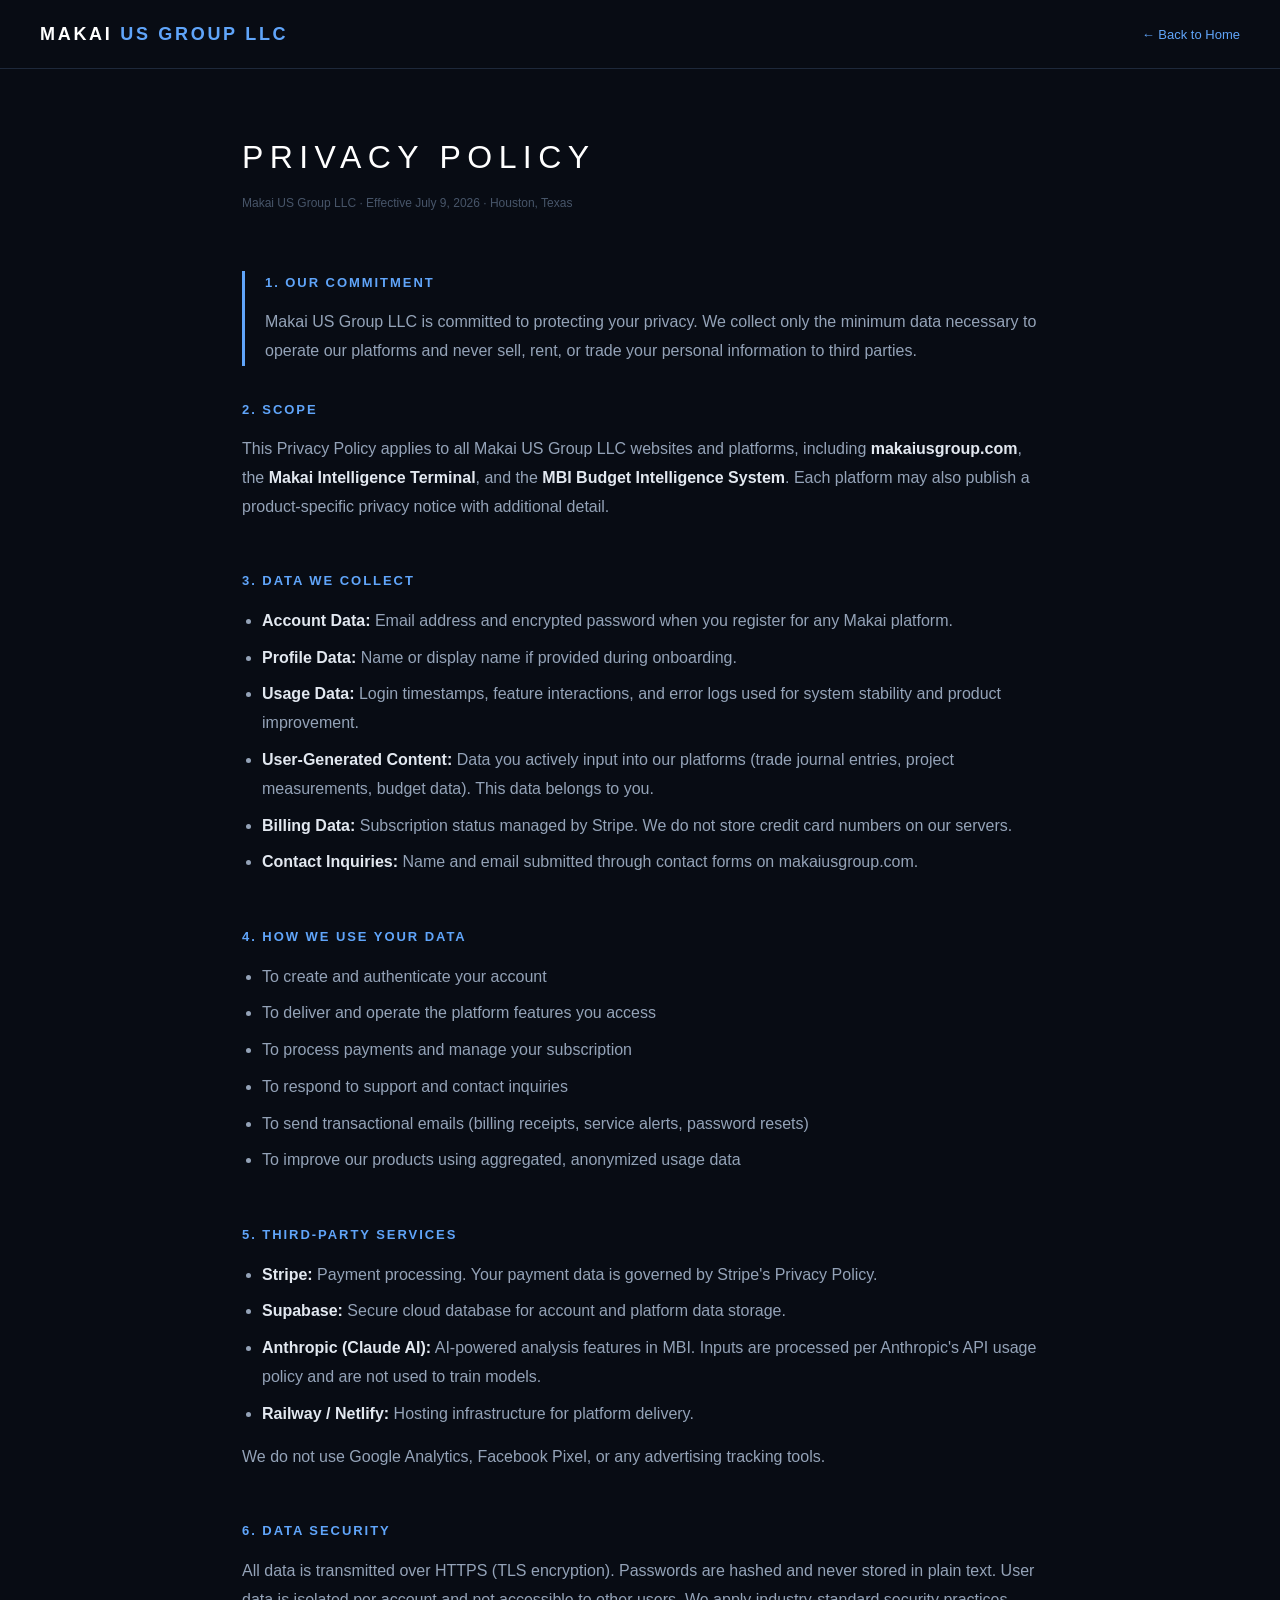
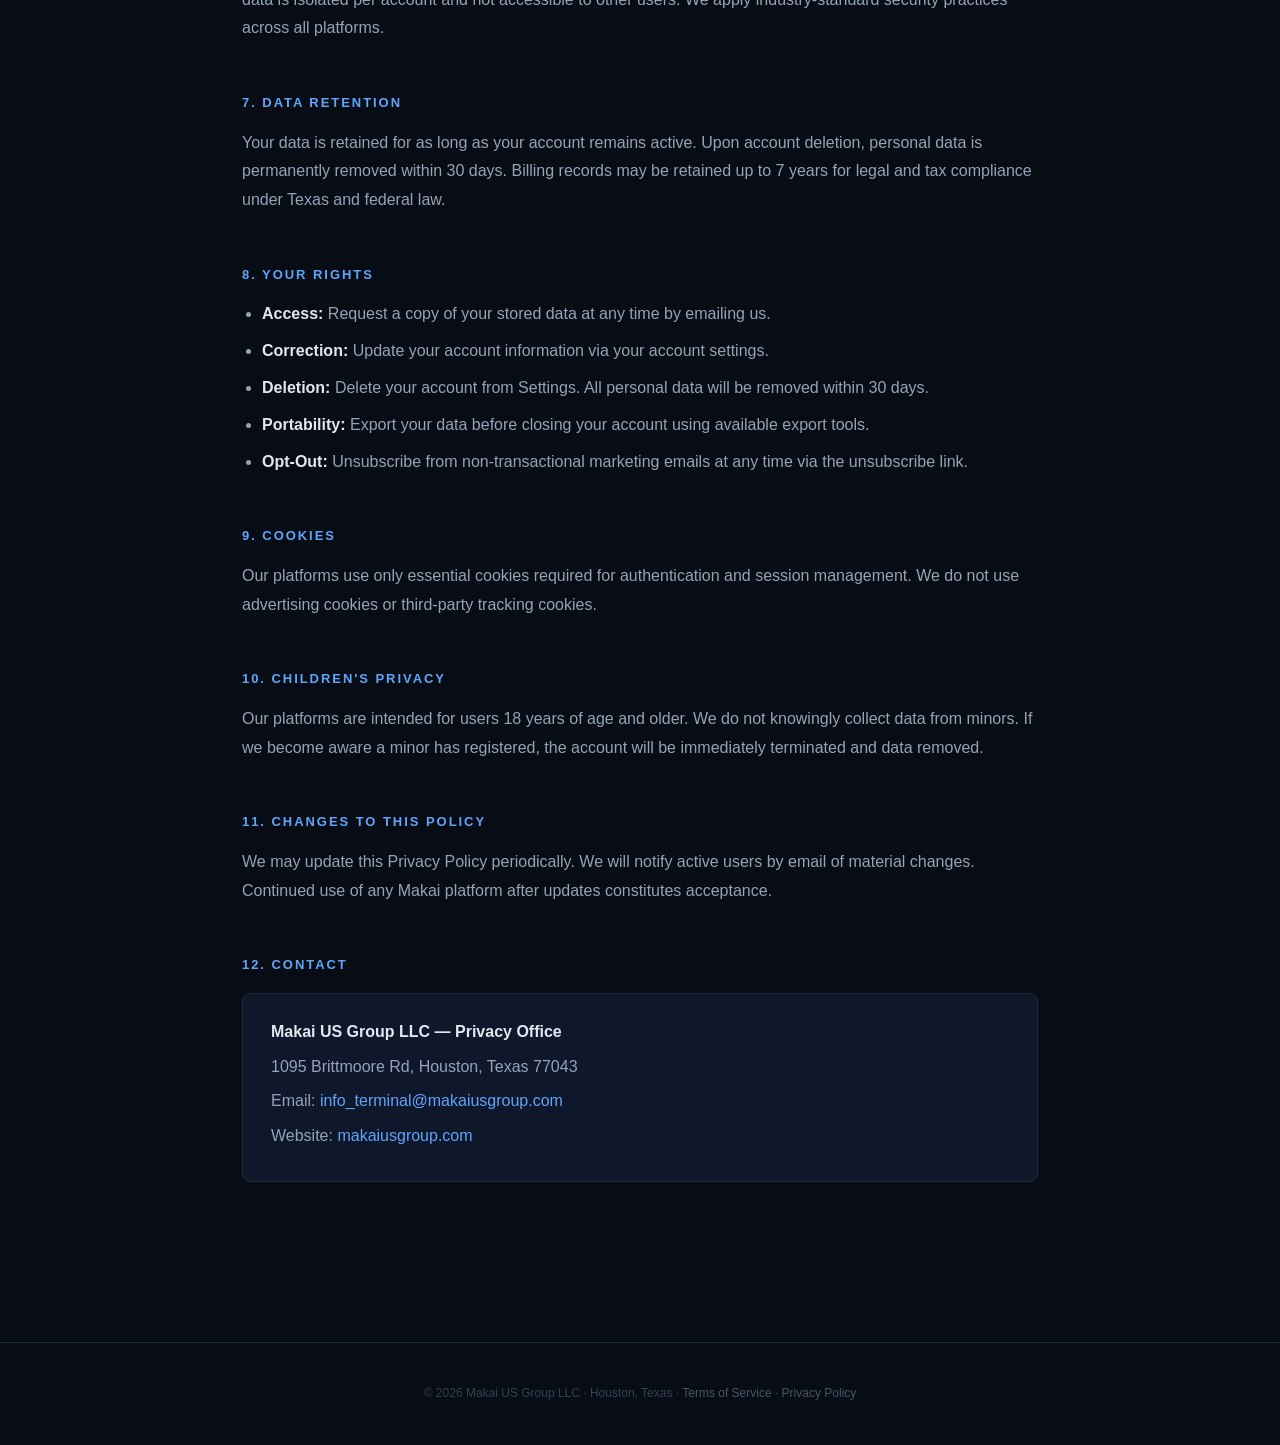
<file: privacy.html>
<!DOCTYPE html>
<html lang="en">
<head>
<meta charset="UTF-8"/>
<meta name="viewport" content="width=device-width, initial-scale=1.0"/>
<title>Privacy Policy — Makai US Group LLC</title>
<style>
  *{margin:0;padding:0;box-sizing:border-box}
  body{font-family:'Segoe UI',sans-serif;background:#080c14;color:#94a3b8;line-height:1.8;padding:0}
  a{color:#60a5fa;text-decoration:none} a:hover{text-decoration:underline}
  .nav{background:#080c14;border-bottom:1px solid #1e293b;padding:18px 40px;display:flex;align-items:center;justify-content:space-between}
  .nav-logo{font-size:18px;font-weight:800;color:#fff;letter-spacing:.15em}
  .nav-logo span{color:#60a5fa}
  .nav-back{font-size:13px;color:#60a5fa}
  .container{max-width:860px;margin:0 auto;padding:60px 32px 100px}
  h1{font-size:32px;font-weight:300;letter-spacing:.2em;color:#fff;text-transform:uppercase;margin-bottom:6px}
  .meta{font-size:12px;color:#475569;margin-bottom:56px}
  h2{font-size:13px;font-weight:800;letter-spacing:.15em;text-transform:uppercase;color:#60a5fa;margin-bottom:14px;margin-top:48px}
  h2:first-of-type{margin-top:0}
  p{margin-bottom:14px}
  ul{list-style:disc;padding-left:20px;margin-bottom:14px}
  li{margin-bottom:8px}
  strong{color:#e2e8f0}
  .highlight{border-left:3px solid #60a5fa;padding-left:20px;margin-bottom:32px}
  .contact-box{background:#0f172a;border:1px solid #1e293b;border-radius:8px;padding:24px 28px;margin-top:16px}
  .contact-box p{margin-bottom:6px}
  .footer{text-align:center;font-size:12px;color:#334155;padding:40px 0;border-top:1px solid #1e293b;margin-top:60px}
  .footer a{color:#475569}
</style>
</head>
<body>

<nav class="nav">
  <div class="nav-logo">MAKAI <span>US GROUP LLC</span></div>
  <a class="nav-back" href="index.html">← Back to Home</a>
</nav>

<div class="container">

  <h1>Privacy Policy</h1>
  <div class="meta">Makai US Group LLC · Effective July 9, 2026 · Houston, Texas</div>

  <div class="highlight">
    <h2>1. Our Commitment</h2>
    <p>Makai US Group LLC is committed to protecting your privacy. We collect only the minimum data necessary to operate our platforms and never sell, rent, or trade your personal information to third parties.</p>
  </div>

  <h2>2. Scope</h2>
  <p>This Privacy Policy applies to all Makai US Group LLC websites and platforms, including <strong>makaiusgroup.com</strong>, the <strong>Makai Intelligence Terminal</strong>, and the <strong>MBI Budget Intelligence System</strong>. Each platform may also publish a product-specific privacy notice with additional detail.</p>

  <h2>3. Data We Collect</h2>
  <ul>
    <li><strong>Account Data:</strong> Email address and encrypted password when you register for any Makai platform.</li>
    <li><strong>Profile Data:</strong> Name or display name if provided during onboarding.</li>
    <li><strong>Usage Data:</strong> Login timestamps, feature interactions, and error logs used for system stability and product improvement.</li>
    <li><strong>User-Generated Content:</strong> Data you actively input into our platforms (trade journal entries, project measurements, budget data). This data belongs to you.</li>
    <li><strong>Billing Data:</strong> Subscription status managed by Stripe. We do not store credit card numbers on our servers.</li>
    <li><strong>Contact Inquiries:</strong> Name and email submitted through contact forms on makaiusgroup.com.</li>
  </ul>

  <h2>4. How We Use Your Data</h2>
  <ul>
    <li>To create and authenticate your account</li>
    <li>To deliver and operate the platform features you access</li>
    <li>To process payments and manage your subscription</li>
    <li>To respond to support and contact inquiries</li>
    <li>To send transactional emails (billing receipts, service alerts, password resets)</li>
    <li>To improve our products using aggregated, anonymized usage data</li>
  </ul>

  <h2>5. Third-Party Services</h2>
  <ul>
    <li><strong>Stripe:</strong> Payment processing. Your payment data is governed by Stripe's Privacy Policy.</li>
    <li><strong>Supabase:</strong> Secure cloud database for account and platform data storage.</li>
    <li><strong>Anthropic (Claude AI):</strong> AI-powered analysis features in MBI. Inputs are processed per Anthropic's API usage policy and are not used to train models.</li>
    <li><strong>Railway / Netlify:</strong> Hosting infrastructure for platform delivery.</li>
  </ul>
  <p>We do not use Google Analytics, Facebook Pixel, or any advertising tracking tools.</p>

  <h2>6. Data Security</h2>
  <p>All data is transmitted over HTTPS (TLS encryption). Passwords are hashed and never stored in plain text. User data is isolated per account and not accessible to other users. We apply industry-standard security practices across all platforms.</p>

  <h2>7. Data Retention</h2>
  <p>Your data is retained for as long as your account remains active. Upon account deletion, personal data is permanently removed within 30 days. Billing records may be retained up to 7 years for legal and tax compliance under Texas and federal law.</p>

  <h2>8. Your Rights</h2>
  <ul>
    <li><strong>Access:</strong> Request a copy of your stored data at any time by emailing us.</li>
    <li><strong>Correction:</strong> Update your account information via your account settings.</li>
    <li><strong>Deletion:</strong> Delete your account from Settings. All personal data will be removed within 30 days.</li>
    <li><strong>Portability:</strong> Export your data before closing your account using available export tools.</li>
    <li><strong>Opt-Out:</strong> Unsubscribe from non-transactional marketing emails at any time via the unsubscribe link.</li>
  </ul>

  <h2>9. Cookies</h2>
  <p>Our platforms use only essential cookies required for authentication and session management. We do not use advertising cookies or third-party tracking cookies.</p>

  <h2>10. Children's Privacy</h2>
  <p>Our platforms are intended for users 18 years of age and older. We do not knowingly collect data from minors. If we become aware a minor has registered, the account will be immediately terminated and data removed.</p>

  <h2>11. Changes to This Policy</h2>
  <p>We may update this Privacy Policy periodically. We will notify active users by email of material changes. Continued use of any Makai platform after updates constitutes acceptance.</p>

  <h2>12. Contact</h2>
  <div class="contact-box">
    <p><strong>Makai US Group LLC — Privacy Office</strong></p>
    <p>1095 Brittmoore Rd, Houston, Texas 77043</p>
    <p>Email: <a href="mailto:info_terminal@makaiusgroup.com">info_terminal@makaiusgroup.com</a></p>
    <p>Website: <a href="https://makaiusgroup.com">makaiusgroup.com</a></p>
  </div>

</div>

<div class="footer">
  © 2026 Makai US Group LLC · Houston, Texas ·
  <a href="terms.html">Terms of Service</a> ·
  <a href="privacy.html">Privacy Policy</a>
</div>

</body>
</html>
</file>
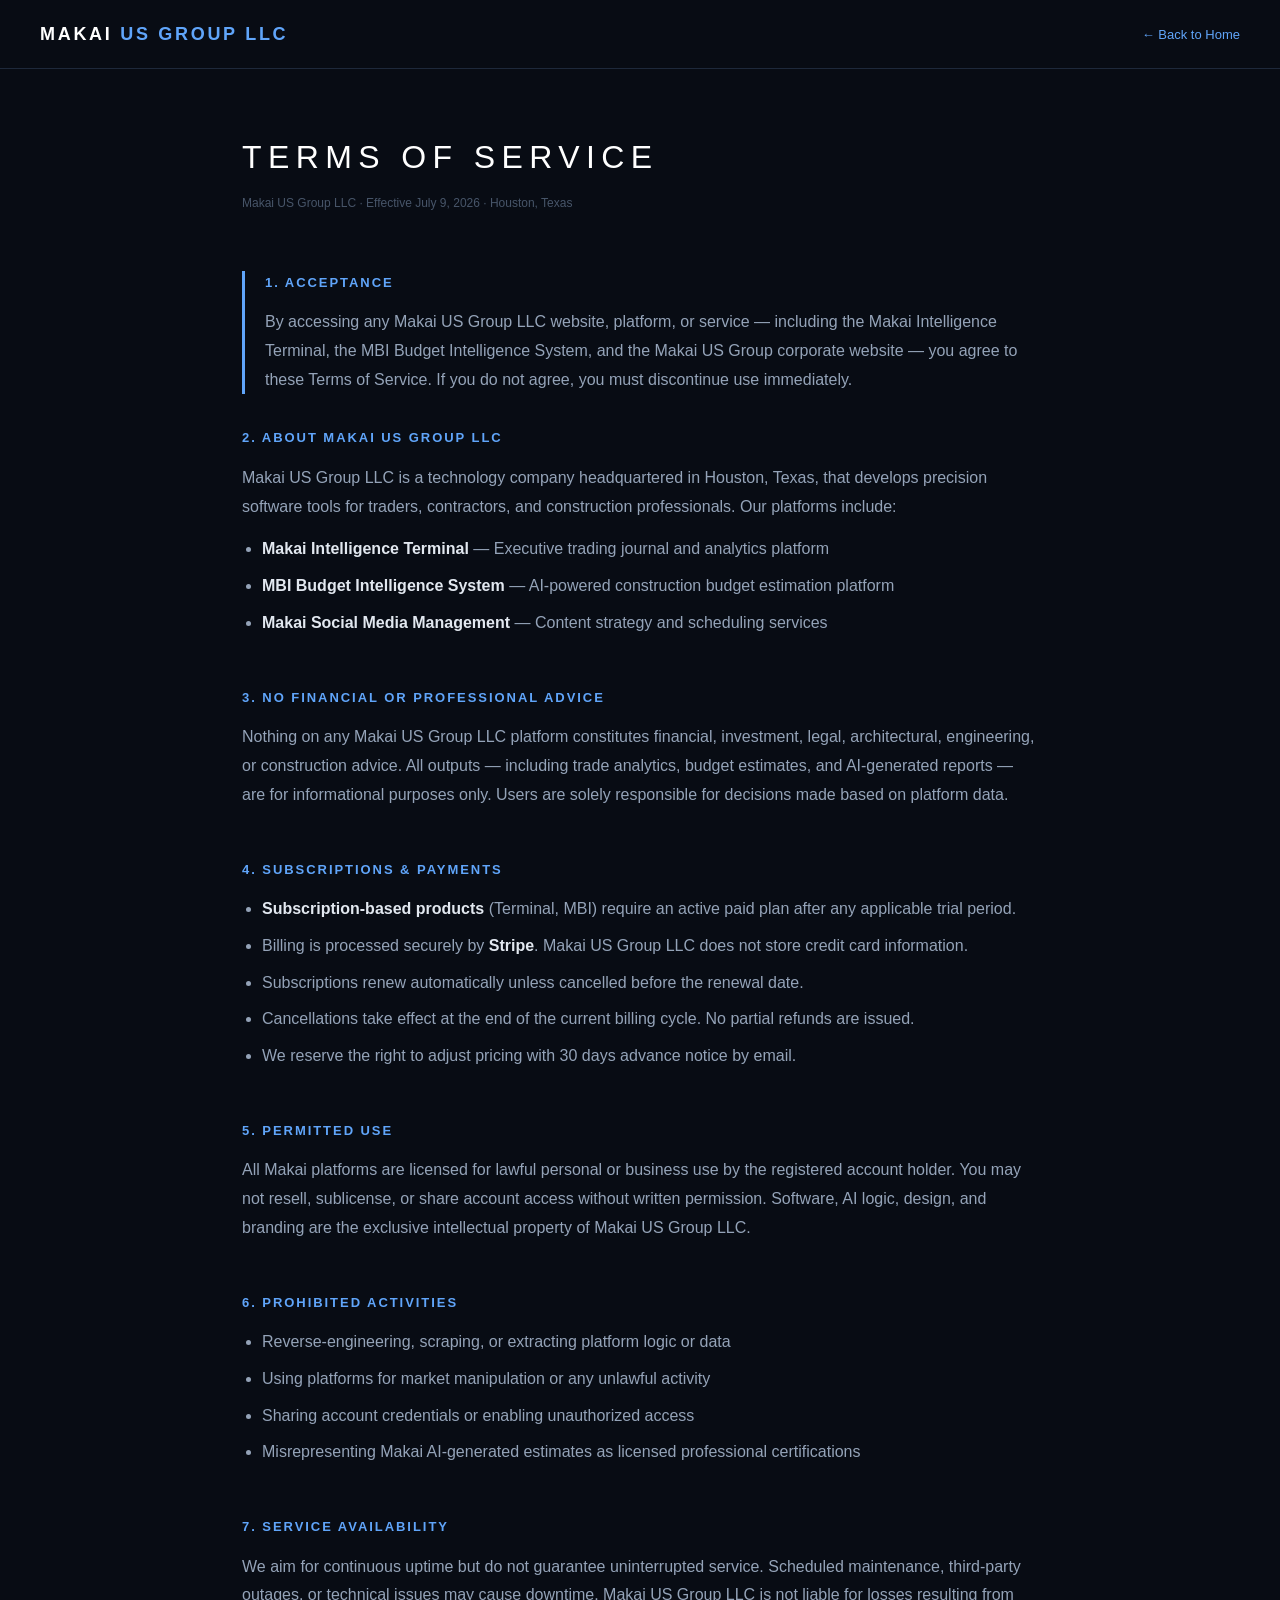
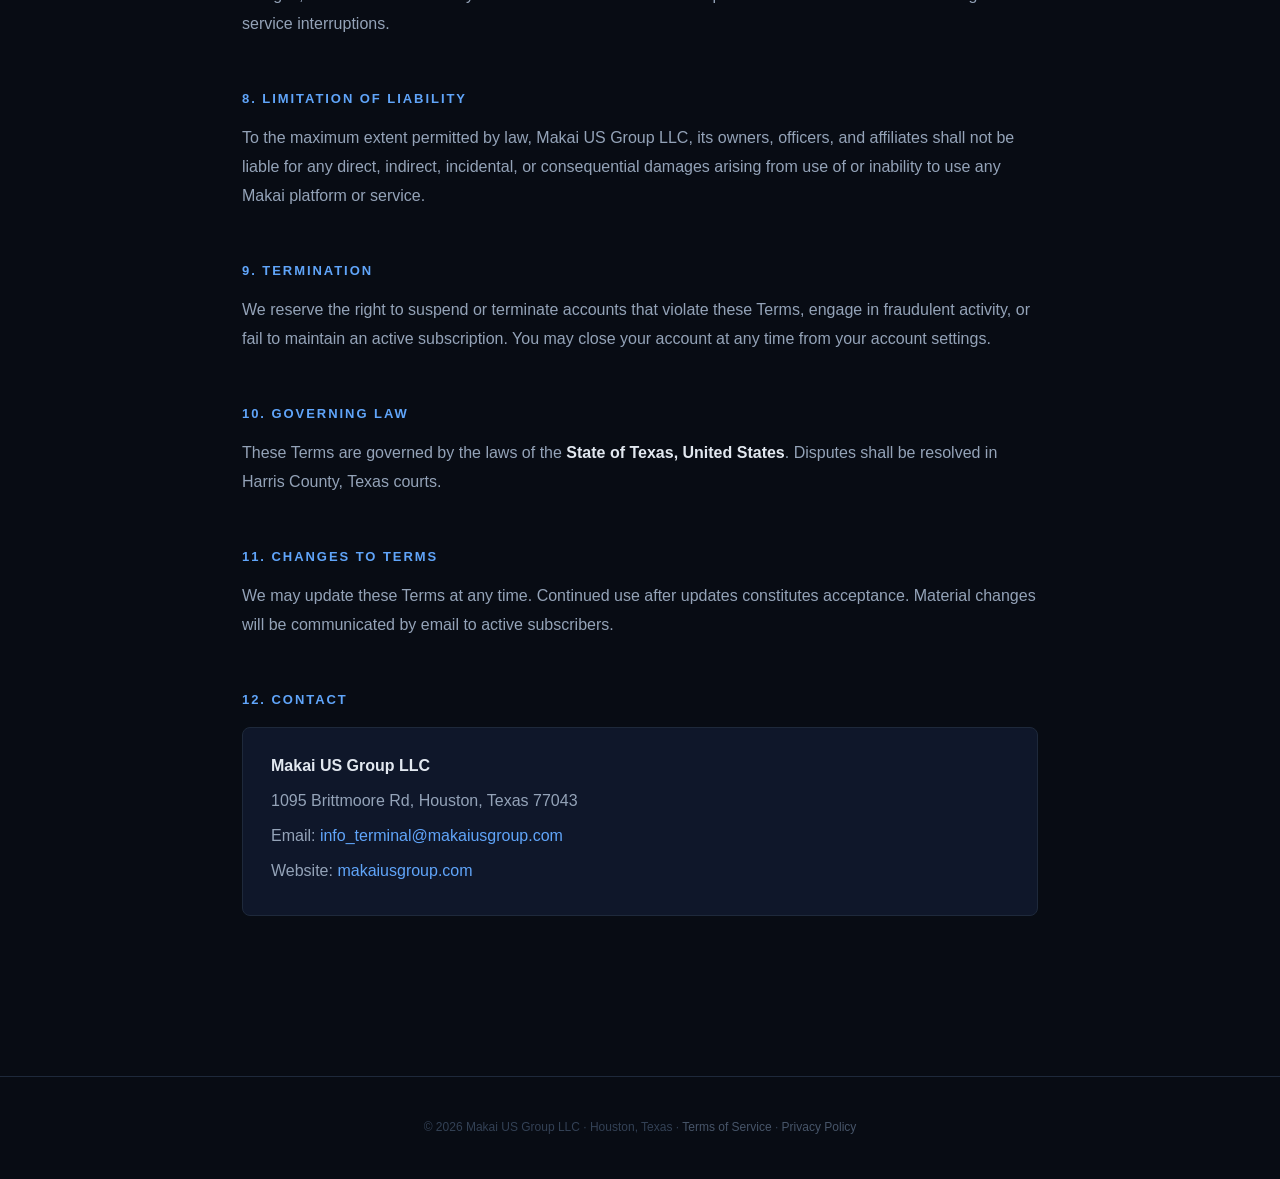
<file: terms.html>
<!DOCTYPE html>
<html lang="en">
<head>
<meta charset="UTF-8"/>
<meta name="viewport" content="width=device-width, initial-scale=1.0"/>
<title>Terms of Service — Makai US Group LLC</title>
<style>
  *{margin:0;padding:0;box-sizing:border-box}
  body{font-family:'Segoe UI',sans-serif;background:#080c14;color:#94a3b8;line-height:1.8;padding:0}
  a{color:#60a5fa;text-decoration:none} a:hover{text-decoration:underline}
  .nav{background:#080c14;border-bottom:1px solid #1e293b;padding:18px 40px;display:flex;align-items:center;justify-content:space-between}
  .nav-logo{font-size:18px;font-weight:800;color:#fff;letter-spacing:.15em}
  .nav-logo span{color:#60a5fa}
  .nav-back{font-size:13px;color:#60a5fa}
  .container{max-width:860px;margin:0 auto;padding:60px 32px 100px}
  h1{font-size:32px;font-weight:300;letter-spacing:.2em;color:#fff;text-transform:uppercase;margin-bottom:6px}
  .meta{font-size:12px;color:#475569;margin-bottom:56px}
  h2{font-size:13px;font-weight:800;letter-spacing:.15em;text-transform:uppercase;color:#60a5fa;margin-bottom:14px;margin-top:48px}
  h2:first-of-type{margin-top:0}
  p{margin-bottom:14px}
  ul{list-style:disc;padding-left:20px;margin-bottom:14px}
  li{margin-bottom:8px}
  strong{color:#e2e8f0}
  .highlight{border-left:3px solid #60a5fa;padding-left:20px;margin-bottom:32px}
  .contact-box{background:#0f172a;border:1px solid #1e293b;border-radius:8px;padding:24px 28px;margin-top:16px}
  .contact-box p{margin-bottom:6px}
  .footer{text-align:center;font-size:12px;color:#334155;padding:40px 0;border-top:1px solid #1e293b;margin-top:60px}
  .footer a{color:#475569}
</style>
</head>
<body>

<nav class="nav">
  <div class="nav-logo">MAKAI <span>US GROUP LLC</span></div>
  <a class="nav-back" href="index.html">← Back to Home</a>
</nav>

<div class="container">

  <h1>Terms of Service</h1>
  <div class="meta">Makai US Group LLC · Effective July 9, 2026 · Houston, Texas</div>

  <div class="highlight">
    <h2>1. Acceptance</h2>
    <p>By accessing any Makai US Group LLC website, platform, or service — including the Makai Intelligence Terminal, the MBI Budget Intelligence System, and the Makai US Group corporate website — you agree to these Terms of Service. If you do not agree, you must discontinue use immediately.</p>
  </div>

  <h2>2. About Makai US Group LLC</h2>
  <p>Makai US Group LLC is a technology company headquartered in Houston, Texas, that develops precision software tools for traders, contractors, and construction professionals. Our platforms include:</p>
  <ul>
    <li><strong>Makai Intelligence Terminal</strong> — Executive trading journal and analytics platform</li>
    <li><strong>MBI Budget Intelligence System</strong> — AI-powered construction budget estimation platform</li>
    <li><strong>Makai Social Media Management</strong> — Content strategy and scheduling services</li>
  </ul>

  <h2>3. No Financial or Professional Advice</h2>
  <p>Nothing on any Makai US Group LLC platform constitutes financial, investment, legal, architectural, engineering, or construction advice. All outputs — including trade analytics, budget estimates, and AI-generated reports — are for informational purposes only. Users are solely responsible for decisions made based on platform data.</p>

  <h2>4. Subscriptions &amp; Payments</h2>
  <ul>
    <li><strong>Subscription-based products</strong> (Terminal, MBI) require an active paid plan after any applicable trial period.</li>
    <li>Billing is processed securely by <strong>Stripe</strong>. Makai US Group LLC does not store credit card information.</li>
    <li>Subscriptions renew automatically unless cancelled before the renewal date.</li>
    <li>Cancellations take effect at the end of the current billing cycle. No partial refunds are issued.</li>
    <li>We reserve the right to adjust pricing with 30 days advance notice by email.</li>
  </ul>

  <h2>5. Permitted Use</h2>
  <p>All Makai platforms are licensed for lawful personal or business use by the registered account holder. You may not resell, sublicense, or share account access without written permission. Software, AI logic, design, and branding are the exclusive intellectual property of Makai US Group LLC.</p>

  <h2>6. Prohibited Activities</h2>
  <ul>
    <li>Reverse-engineering, scraping, or extracting platform logic or data</li>
    <li>Using platforms for market manipulation or any unlawful activity</li>
    <li>Sharing account credentials or enabling unauthorized access</li>
    <li>Misrepresenting Makai AI-generated estimates as licensed professional certifications</li>
  </ul>

  <h2>7. Service Availability</h2>
  <p>We aim for continuous uptime but do not guarantee uninterrupted service. Scheduled maintenance, third-party outages, or technical issues may cause downtime. Makai US Group LLC is not liable for losses resulting from service interruptions.</p>

  <h2>8. Limitation of Liability</h2>
  <p>To the maximum extent permitted by law, Makai US Group LLC, its owners, officers, and affiliates shall not be liable for any direct, indirect, incidental, or consequential damages arising from use of or inability to use any Makai platform or service.</p>

  <h2>9. Termination</h2>
  <p>We reserve the right to suspend or terminate accounts that violate these Terms, engage in fraudulent activity, or fail to maintain an active subscription. You may close your account at any time from your account settings.</p>

  <h2>10. Governing Law</h2>
  <p>These Terms are governed by the laws of the <strong>State of Texas, United States</strong>. Disputes shall be resolved in Harris County, Texas courts.</p>

  <h2>11. Changes to Terms</h2>
  <p>We may update these Terms at any time. Continued use after updates constitutes acceptance. Material changes will be communicated by email to active subscribers.</p>

  <h2>12. Contact</h2>
  <div class="contact-box">
    <p><strong>Makai US Group LLC</strong></p>
    <p>1095 Brittmoore Rd, Houston, Texas 77043</p>
    <p>Email: <a href="mailto:info_terminal@makaiusgroup.com">info_terminal@makaiusgroup.com</a></p>
    <p>Website: <a href="https://makaiusgroup.com">makaiusgroup.com</a></p>
  </div>

</div>

<div class="footer">
  © 2026 Makai US Group LLC · Houston, Texas ·
  <a href="terms.html">Terms of Service</a> ·
  <a href="privacy.html">Privacy Policy</a>
</div>

</body>
</html>
</file>
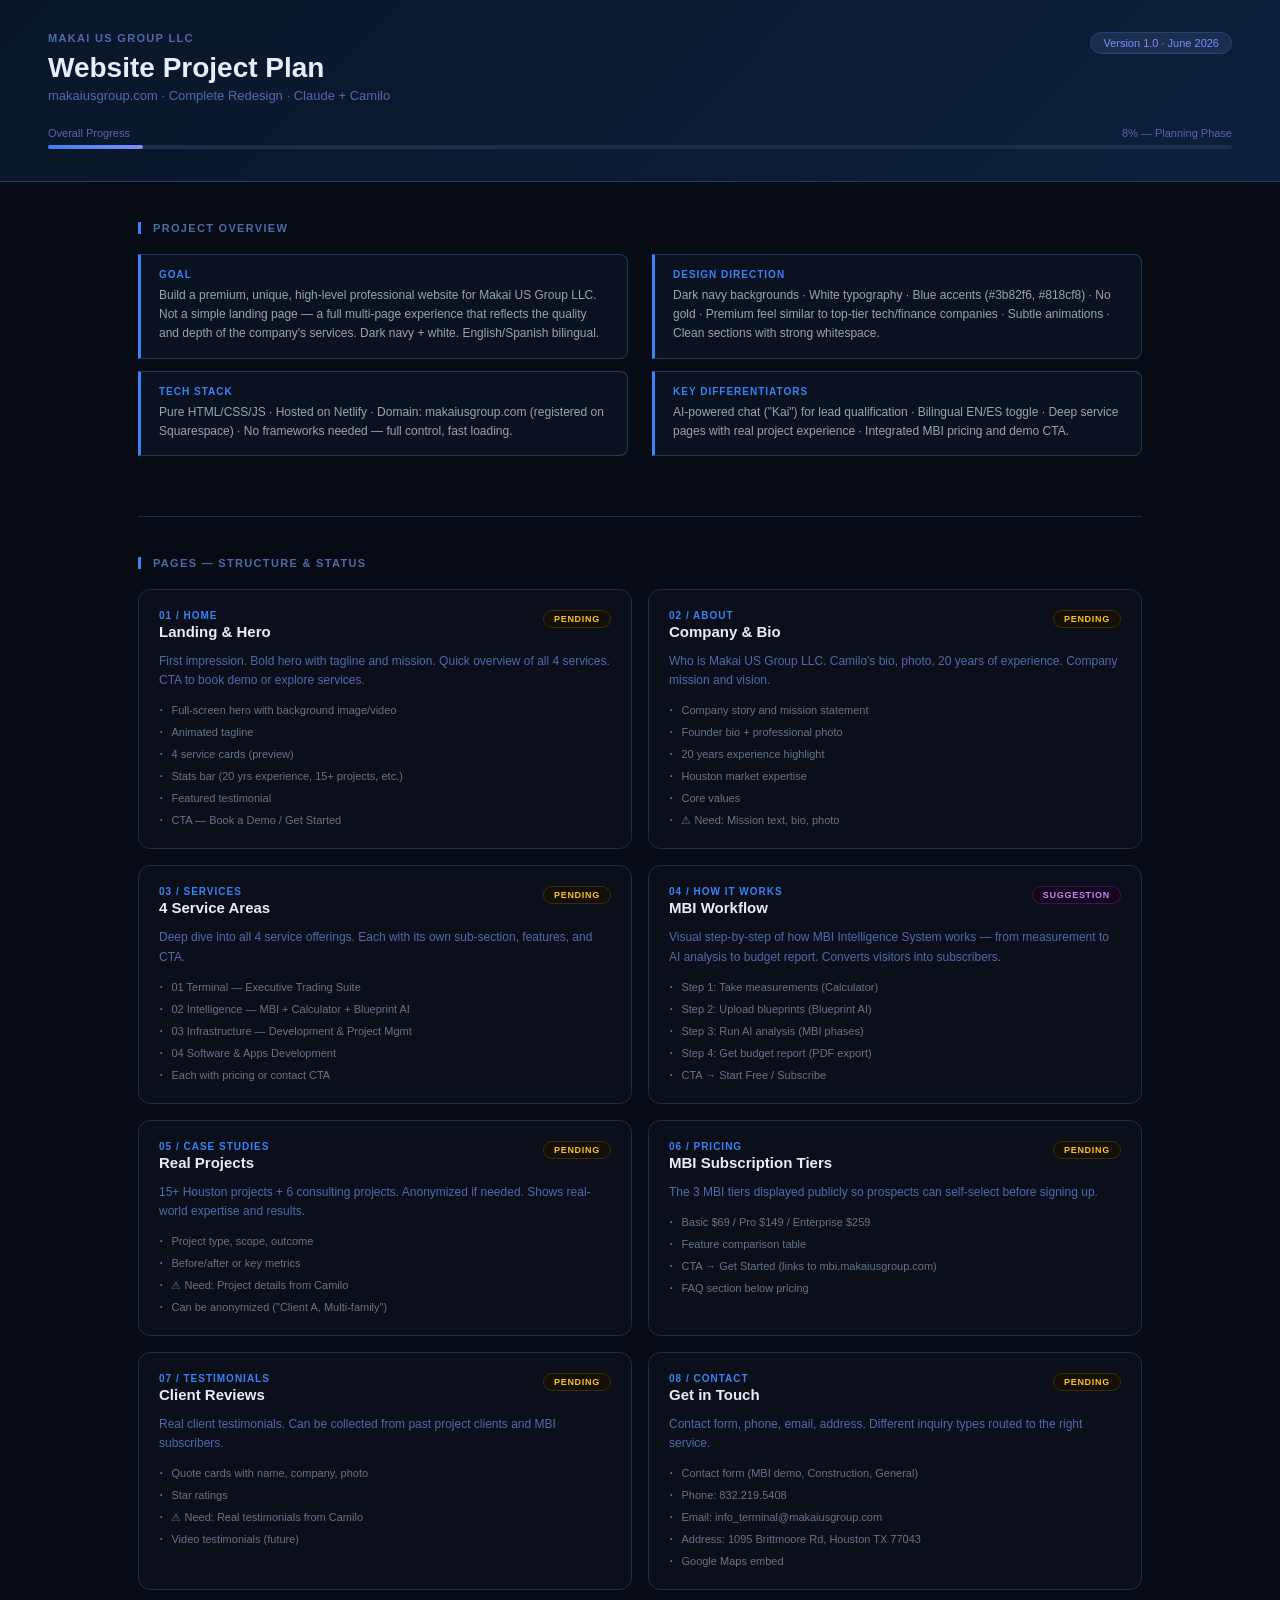
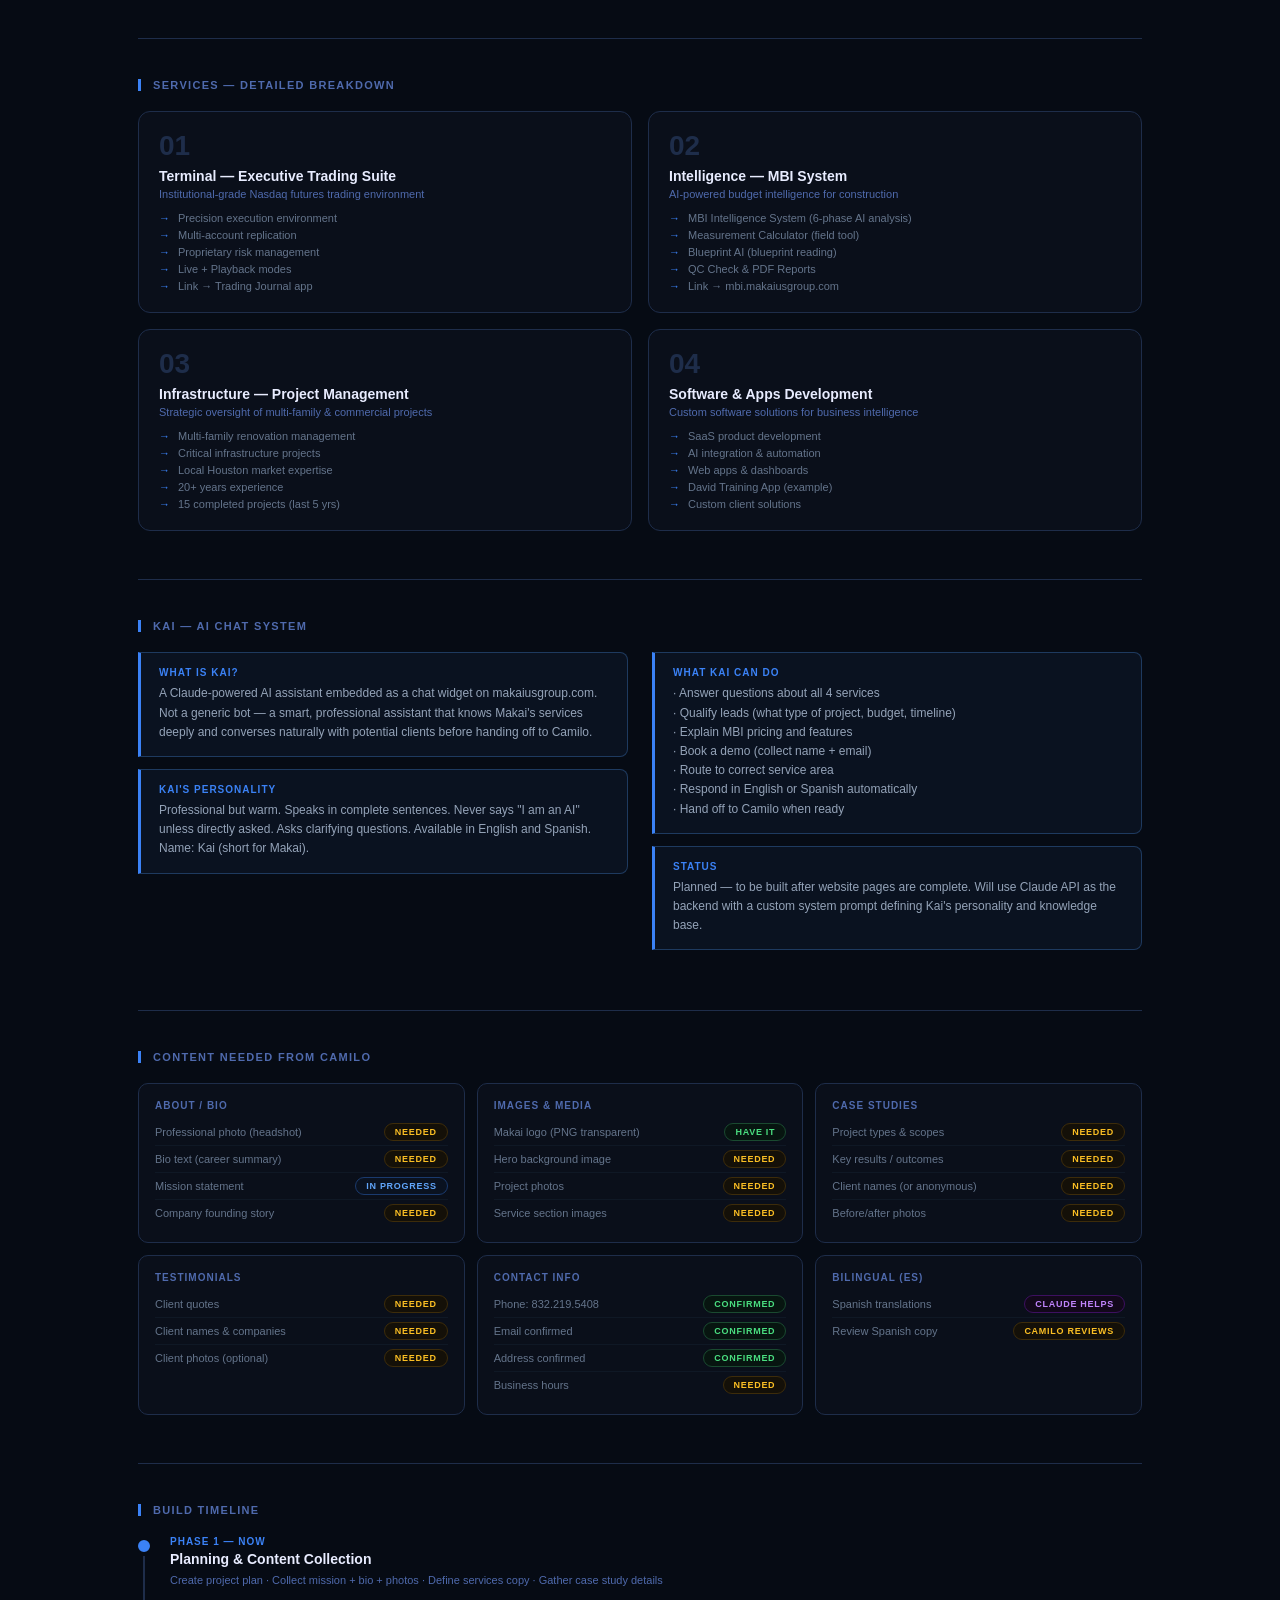
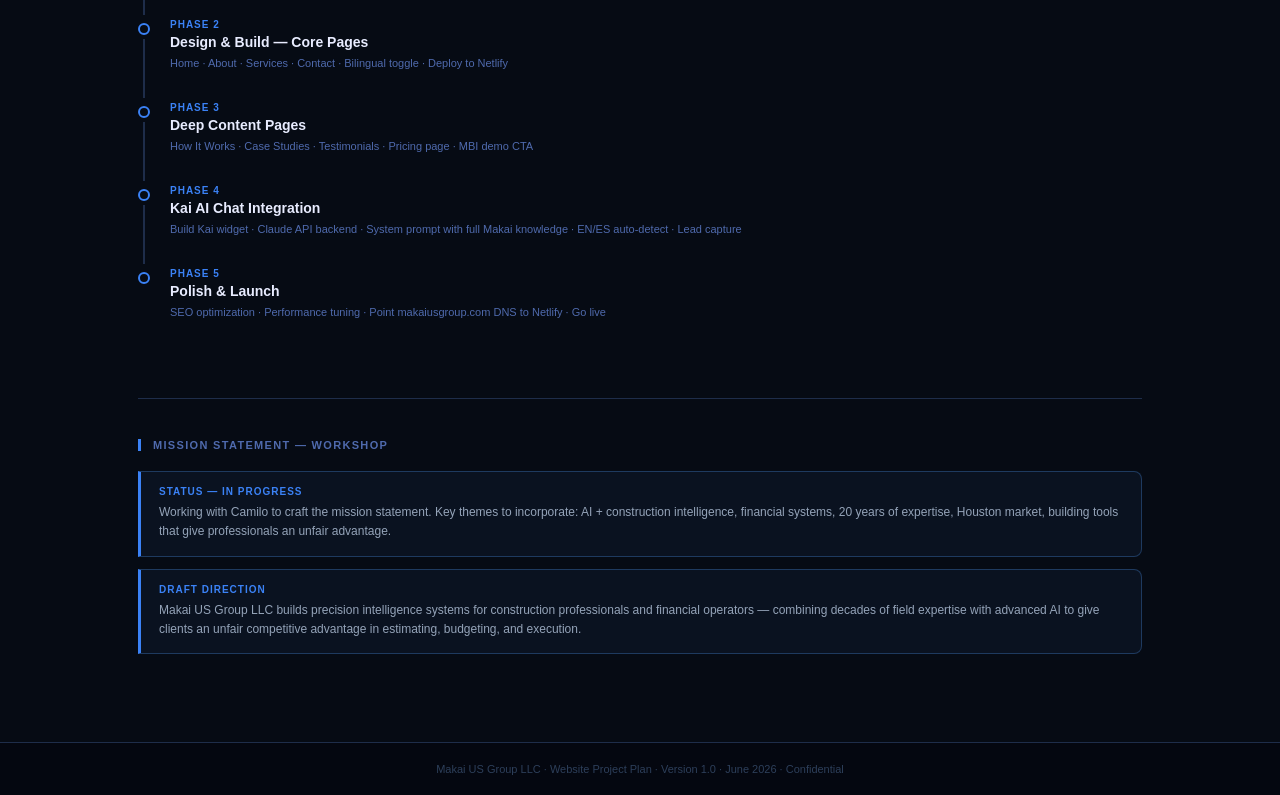
<file: WEBSITE_PROJECT_PLAN.html>
<!DOCTYPE html>
<html lang="en">
<head>
<meta charset="UTF-8">
<meta name="viewport" content="width=device-width, initial-scale=1.0">
<title>Makai US Group — Website Project Plan</title>
<style>
  * { margin: 0; padding: 0; box-sizing: border-box; }
  body { font-family: 'Segoe UI', sans-serif; background: #060b14; color: #e2e8f0; min-height: 100vh; }
  .header { background: linear-gradient(135deg, #0a1628, #0d1f3c); border-bottom: 1px solid #1e3a5f; padding: 32px 48px; }
  .header-top { display: flex; justify-content: space-between; align-items: flex-start; }
  .brand { font-size: 11px; font-weight: 700; letter-spacing: 0.12em; text-transform: uppercase; color: #4f6aad; margin-bottom: 8px; }
  .title { font-size: 28px; font-weight: 700; color: #e8ecff; }
  .subtitle { font-size: 13px; color: #4f6aad; margin-top: 4px; }
  .version { font-size: 11px; background: #1c2e50; color: #818cf8; border: 1px solid #2a3f6e; border-radius: 20px; padding: 4px 12px; }
  .progress-bar-wrap { margin-top: 24px; }
  .progress-label { font-size: 11px; color: #4f6aad; margin-bottom: 6px; display: flex; justify-content: space-between; }
  .progress-track { height: 4px; background: #1e2d4a; border-radius: 2px; }
  .progress-fill { height: 4px; background: linear-gradient(90deg, #3b82f6, #818cf8); border-radius: 2px; width: 8%; }

  .container { max-width: 1100px; margin: 0 auto; padding: 40px 48px; }

  .section { margin-bottom: 48px; }
  .section-title { font-size: 11px; font-weight: 700; letter-spacing: 0.12em; text-transform: uppercase; color: #4f6aad; border-left: 3px solid #3b82f6; padding-left: 12px; margin-bottom: 20px; }

  /* Status badges */
  .badge { font-size: 9px; font-weight: 700; letter-spacing: 0.08em; text-transform: uppercase; padding: 3px 10px; border-radius: 20px; border: 1px solid; white-space: nowrap; }
  .badge-done     { background: #071510; color: #4ade80; border-color: #1a4a30; }
  .badge-progress { background: #0a1220; color: #60a5fa; border-color: #1a3a6e; }
  .badge-pending  { background: #141008; color: #fbbf24; border-color: #3d2c0a; }
  .badge-blocked  { background: #140808; color: #f87171; border-color: #3d1010; }
  .badge-idea     { background: #12081a; color: #c084fc; border-color: #3d1060; }

  /* Page cards */
  .pages-grid { display: grid; grid-template-columns: 1fr 1fr; gap: 16px; }
  .page-card { background: #0a0f1a; border: 1px solid #1e2d4a; border-radius: 12px; padding: 20px; }
  .page-card-header { display: flex; justify-content: space-between; align-items: flex-start; margin-bottom: 12px; }
  .page-num { font-size: 10px; color: #3b82f6; font-weight: 700; letter-spacing: 0.1em; }
  .page-name { font-size: 15px; font-weight: 700; color: #e8ecff; margin-top: 2px; }
  .page-desc { font-size: 12px; color: #4f6aad; margin-bottom: 12px; line-height: 1.6; }
  .page-items { list-style: none; display: flex; flex-direction: column; gap: 6px; }
  .page-items li { font-size: 11px; color: #64748b; display: flex; align-items: center; gap: 8px; }
  .page-items li::before { content: '·'; color: #3b82f6; font-size: 16px; line-height: 1; }

  /* Services */
  .services-grid { display: grid; grid-template-columns: 1fr 1fr; gap: 16px; }
  .service-card { background: #0a0f1a; border: 1px solid #1e2d4a; border-radius: 12px; padding: 20px; }
  .service-num { font-size: 28px; font-weight: 700; color: #1e2d4a; line-height: 1; margin-bottom: 8px; }
  .service-name { font-size: 14px; font-weight: 700; color: #e8ecff; margin-bottom: 4px; }
  .service-sub { font-size: 11px; color: #4f6aad; margin-bottom: 12px; }
  .service-items { list-style: none; display: flex; flex-direction: column; gap: 5px; }
  .service-items li { font-size: 11px; color: #64748b; display: flex; align-items: center; gap: 8px; }
  .service-items li::before { content: '→'; color: #3b82f6; }

  /* Features table */
  .features-table { width: 100%; border-collapse: collapse; }
  .features-table th { font-size: 10px; font-weight: 700; letter-spacing: 0.1em; text-transform: uppercase; color: #4f6aad; text-align: left; padding: 10px 16px; border-bottom: 1px solid #1e2d4a; }
  .features-table td { font-size: 12px; color: #94a3b8; padding: 12px 16px; border-bottom: 1px solid #0f1825; vertical-align: top; }
  .features-table tr:hover td { background: #0a0f1a; }
  .feature-name { color: #e2e8f0; font-weight: 600; }
  .feature-desc { color: #4f6aad; font-size: 11px; margin-top: 2px; }

  /* Content needed */
  .content-grid { display: grid; grid-template-columns: 1fr 1fr 1fr; gap: 12px; }
  .content-card { background: #0a0f1a; border: 1px solid #1e2d4a; border-radius: 10px; padding: 16px; }
  .content-type { font-size: 10px; font-weight: 700; letter-spacing: 0.1em; text-transform: uppercase; color: #4f6aad; margin-bottom: 8px; }
  .content-item { font-size: 11px; color: #64748b; padding: 4px 0; border-bottom: 1px solid #0f1825; display: flex; justify-content: space-between; align-items: center; }
  .content-item:last-child { border-bottom: none; }

  /* Timeline */
  .timeline { display: flex; flex-direction: column; gap: 0; }
  .timeline-item { display: flex; gap: 20px; }
  .timeline-line { display: flex; flex-direction: column; align-items: center; }
  .timeline-dot { width: 12px; height: 12px; border-radius: 50%; border: 2px solid #3b82f6; background: #060b14; flex-shrink: 0; margin-top: 4px; }
  .timeline-dot.done { background: #3b82f6; }
  .timeline-connector { width: 2px; background: #1e2d4a; flex: 1; margin: 4px 0; min-height: 32px; }
  .timeline-content { padding-bottom: 28px; }
  .timeline-phase { font-size: 10px; font-weight: 700; letter-spacing: 0.1em; text-transform: uppercase; color: #3b82f6; margin-bottom: 4px; }
  .timeline-title { font-size: 14px; font-weight: 700; color: #e8ecff; margin-bottom: 4px; }
  .timeline-items { font-size: 11px; color: #4f6aad; line-height: 1.8; }

  /* Notes */
  .note { background: #0a1220; border: 1px solid #1e3a5f; border-left: 3px solid #3b82f6; border-radius: 0 8px 8px 0; padding: 14px 18px; margin-bottom: 12px; }
  .note-label { font-size: 10px; font-weight: 700; letter-spacing: 0.1em; text-transform: uppercase; color: #3b82f6; margin-bottom: 6px; }
  .note-text { font-size: 12px; color: #94a3b8; line-height: 1.6; }

  .divider { border: none; border-top: 1px solid #1e2d4a; margin: 40px 0; }
  .two-col { display: grid; grid-template-columns: 1fr 1fr; gap: 24px; }
  .footer { background: #040710; border-top: 1px solid #1e2d4a; padding: 20px 48px; text-align: center; font-size: 11px; color: #2d3f5a; }
</style>
</head>
<body>

<div class="header">
  <div class="header-top">
    <div>
      <div class="brand">Makai US Group LLC</div>
      <div class="title">Website Project Plan</div>
      <div class="subtitle">makaiusgroup.com · Complete Redesign · Claude + Camilo</div>
    </div>
    <div class="version">Version 1.0 · June 2026</div>
  </div>
  <div class="progress-bar-wrap">
    <div class="progress-label"><span>Overall Progress</span><span>8% — Planning Phase</span></div>
    <div class="progress-track"><div class="progress-fill"></div></div>
  </div>
</div>

<div class="container">

  <!-- ── OVERVIEW ── -->
  <div class="section">
    <div class="section-title">Project Overview</div>
    <div class="two-col">
      <div>
        <div class="note">
          <div class="note-label">Goal</div>
          <div class="note-text">Build a premium, unique, high-level professional website for Makai US Group LLC. Not a simple landing page — a full multi-page experience that reflects the quality and depth of the company's services. Dark navy + white. English/Spanish bilingual.</div>
        </div>
        <div class="note">
          <div class="note-label">Tech Stack</div>
          <div class="note-text">Pure HTML/CSS/JS · Hosted on Netlify · Domain: makaiusgroup.com (registered on Squarespace) · No frameworks needed — full control, fast loading.</div>
        </div>
      </div>
      <div>
        <div class="note">
          <div class="note-label">Design Direction</div>
          <div class="note-text">Dark navy backgrounds · White typography · Blue accents (#3b82f6, #818cf8) · No gold · Premium feel similar to top-tier tech/finance companies · Subtle animations · Clean sections with strong whitespace.</div>
        </div>
        <div class="note">
          <div class="note-label">Key Differentiators</div>
          <div class="note-text">AI-powered chat ("Kai") for lead qualification · Bilingual EN/ES toggle · Deep service pages with real project experience · Integrated MBI pricing and demo CTA.</div>
        </div>
      </div>
    </div>
  </div>

  <hr class="divider">

  <!-- ── PAGES ── -->
  <div class="section">
    <div class="section-title">Pages — Structure & Status</div>
    <div class="pages-grid">

      <div class="page-card">
        <div class="page-card-header">
          <div><div class="page-num">01 / HOME</div><div class="page-name">Landing & Hero</div></div>
          <span class="badge badge-pending">Pending</span>
        </div>
        <div class="page-desc">First impression. Bold hero with tagline and mission. Quick overview of all 4 services. CTA to book demo or explore services.</div>
        <ul class="page-items">
          <li>Full-screen hero with background image/video</li>
          <li>Animated tagline</li>
          <li>4 service cards (preview)</li>
          <li>Stats bar (20 yrs experience, 15+ projects, etc.)</li>
          <li>Featured testimonial</li>
          <li>CTA — Book a Demo / Get Started</li>
        </ul>
      </div>

      <div class="page-card">
        <div class="page-card-header">
          <div><div class="page-num">02 / ABOUT</div><div class="page-name">Company & Bio</div></div>
          <span class="badge badge-pending">Pending</span>
        </div>
        <div class="page-desc">Who is Makai US Group LLC. Camilo's bio, photo, 20 years of experience. Company mission and vision.</div>
        <ul class="page-items">
          <li>Company story and mission statement</li>
          <li>Founder bio + professional photo</li>
          <li>20 years experience highlight</li>
          <li>Houston market expertise</li>
          <li>Core values</li>
          <li>⚠ Need: Mission text, bio, photo</li>
        </ul>
      </div>

      <div class="page-card">
        <div class="page-card-header">
          <div><div class="page-num">03 / SERVICES</div><div class="page-name">4 Service Areas</div></div>
          <span class="badge badge-pending">Pending</span>
        </div>
        <div class="page-desc">Deep dive into all 4 service offerings. Each with its own sub-section, features, and CTA.</div>
        <ul class="page-items">
          <li>01 Terminal — Executive Trading Suite</li>
          <li>02 Intelligence — MBI + Calculator + Blueprint AI</li>
          <li>03 Infrastructure — Development & Project Mgmt</li>
          <li>04 Software & Apps Development</li>
          <li>Each with pricing or contact CTA</li>
        </ul>
      </div>

      <div class="page-card">
        <div class="page-card-header">
          <div><div class="page-num">04 / HOW IT WORKS</div><div class="page-name">MBI Workflow</div></div>
          <span class="badge badge-idea">Suggestion</span>
        </div>
        <div class="page-desc">Visual step-by-step of how MBI Intelligence System works — from measurement to AI analysis to budget report. Converts visitors into subscribers.</div>
        <ul class="page-items">
          <li>Step 1: Take measurements (Calculator)</li>
          <li>Step 2: Upload blueprints (Blueprint AI)</li>
          <li>Step 3: Run AI analysis (MBI phases)</li>
          <li>Step 4: Get budget report (PDF export)</li>
          <li>CTA → Start Free / Subscribe</li>
        </ul>
      </div>

      <div class="page-card">
        <div class="page-card-header">
          <div><div class="page-num">05 / CASE STUDIES</div><div class="page-name">Real Projects</div></div>
          <span class="badge badge-pending">Pending</span>
        </div>
        <div class="page-desc">15+ Houston projects + 6 consulting projects. Anonymized if needed. Shows real-world expertise and results.</div>
        <ul class="page-items">
          <li>Project type, scope, outcome</li>
          <li>Before/after or key metrics</li>
          <li>⚠ Need: Project details from Camilo</li>
          <li>Can be anonymized ("Client A, Multi-family")</li>
        </ul>
      </div>

      <div class="page-card">
        <div class="page-card-header">
          <div><div class="page-num">06 / PRICING</div><div class="page-name">MBI Subscription Tiers</div></div>
          <span class="badge badge-pending">Pending</span>
        </div>
        <div class="page-desc">The 3 MBI tiers displayed publicly so prospects can self-select before signing up.</div>
        <ul class="page-items">
          <li>Basic $69 / Pro $149 / Enterprise $259</li>
          <li>Feature comparison table</li>
          <li>CTA → Get Started (links to mbi.makaiusgroup.com)</li>
          <li>FAQ section below pricing</li>
        </ul>
      </div>

      <div class="page-card">
        <div class="page-card-header">
          <div><div class="page-num">07 / TESTIMONIALS</div><div class="page-name">Client Reviews</div></div>
          <span class="badge badge-pending">Pending</span>
        </div>
        <div class="page-desc">Real client testimonials. Can be collected from past project clients and MBI subscribers.</div>
        <ul class="page-items">
          <li>Quote cards with name, company, photo</li>
          <li>Star ratings</li>
          <li>⚠ Need: Real testimonials from Camilo</li>
          <li>Video testimonials (future)</li>
        </ul>
      </div>

      <div class="page-card">
        <div class="page-card-header">
          <div><div class="page-num">08 / CONTACT</div><div class="page-name">Get in Touch</div></div>
          <span class="badge badge-pending">Pending</span>
        </div>
        <div class="page-desc">Contact form, phone, email, address. Different inquiry types routed to the right service.</div>
        <ul class="page-items">
          <li>Contact form (MBI demo, Construction, General)</li>
          <li>Phone: 832.219.5408</li>
          <li>Email: info_terminal@makaiusgroup.com</li>
          <li>Address: 1095 Brittmoore Rd, Houston TX 77043</li>
          <li>Google Maps embed</li>
        </ul>
      </div>

    </div>
  </div>

  <hr class="divider">

  <!-- ── SERVICES DETAIL ── -->
  <div class="section">
    <div class="section-title">Services — Detailed Breakdown</div>
    <div class="services-grid">

      <div class="service-card">
        <div class="service-num">01</div>
        <div class="service-name">Terminal — Executive Trading Suite</div>
        <div class="service-sub">Institutional-grade Nasdaq futures trading environment</div>
        <ul class="service-items">
          <li>Precision execution environment</li>
          <li>Multi-account replication</li>
          <li>Proprietary risk management</li>
          <li>Live + Playback modes</li>
          <li>Link → Trading Journal app</li>
        </ul>
      </div>

      <div class="service-card">
        <div class="service-num">02</div>
        <div class="service-name">Intelligence — MBI System</div>
        <div class="service-sub">AI-powered budget intelligence for construction</div>
        <ul class="service-items">
          <li>MBI Intelligence System (6-phase AI analysis)</li>
          <li>Measurement Calculator (field tool)</li>
          <li>Blueprint AI (blueprint reading)</li>
          <li>QC Check & PDF Reports</li>
          <li>Link → mbi.makaiusgroup.com</li>
        </ul>
      </div>

      <div class="service-card">
        <div class="service-num">03</div>
        <div class="service-name">Infrastructure — Project Management</div>
        <div class="service-sub">Strategic oversight of multi-family & commercial projects</div>
        <ul class="service-items">
          <li>Multi-family renovation management</li>
          <li>Critical infrastructure projects</li>
          <li>Local Houston market expertise</li>
          <li>20+ years experience</li>
          <li>15 completed projects (last 5 yrs)</li>
        </ul>
      </div>

      <div class="service-card">
        <div class="service-num">04</div>
        <div class="service-name">Software & Apps Development</div>
        <div class="service-sub">Custom software solutions for business intelligence</div>
        <ul class="service-items">
          <li>SaaS product development</li>
          <li>AI integration & automation</li>
          <li>Web apps & dashboards</li>
          <li>David Training App (example)</li>
          <li>Custom client solutions</li>
        </ul>
      </div>

    </div>
  </div>

  <hr class="divider">

  <!-- ── KAI AI CHAT ── -->
  <div class="section">
    <div class="section-title">Kai — AI Chat System</div>
    <div class="two-col">
      <div>
        <div class="note">
          <div class="note-label">What is Kai?</div>
          <div class="note-text">A Claude-powered AI assistant embedded as a chat widget on makaiusgroup.com. Not a generic bot — a smart, professional assistant that knows Makai's services deeply and converses naturally with potential clients before handing off to Camilo.</div>
        </div>
        <div class="note">
          <div class="note-label">Kai's Personality</div>
          <div class="note-text">Professional but warm. Speaks in complete sentences. Never says "I am an AI" unless directly asked. Asks clarifying questions. Available in English and Spanish. Name: Kai (short for Makai).</div>
        </div>
      </div>
      <div>
        <div class="note">
          <div class="note-label">What Kai Can Do</div>
          <div class="note-text">
            · Answer questions about all 4 services<br>
            · Qualify leads (what type of project, budget, timeline)<br>
            · Explain MBI pricing and features<br>
            · Book a demo (collect name + email)<br>
            · Route to correct service area<br>
            · Respond in English or Spanish automatically<br>
            · Hand off to Camilo when ready
          </div>
        </div>
        <div class="note">
          <div class="note-label">Status</div>
          <div class="note-text">Planned — to be built after website pages are complete. Will use Claude API as the backend with a custom system prompt defining Kai's personality and knowledge base.</div>
        </div>
      </div>
    </div>
  </div>

  <hr class="divider">

  <!-- ── CONTENT NEEDED ── -->
  <div class="section">
    <div class="section-title">Content Needed from Camilo</div>
    <div class="content-grid">

      <div class="content-card">
        <div class="content-type">About / Bio</div>
        <div class="content-item"><span>Professional photo (headshot)</span><span class="badge badge-pending">Needed</span></div>
        <div class="content-item"><span>Bio text (career summary)</span><span class="badge badge-pending">Needed</span></div>
        <div class="content-item"><span>Mission statement</span><span class="badge badge-progress">In progress</span></div>
        <div class="content-item"><span>Company founding story</span><span class="badge badge-pending">Needed</span></div>
      </div>

      <div class="content-card">
        <div class="content-type">Images & Media</div>
        <div class="content-item"><span>Makai logo (PNG transparent)</span><span class="badge badge-done">Have it</span></div>
        <div class="content-item"><span>Hero background image</span><span class="badge badge-pending">Needed</span></div>
        <div class="content-item"><span>Project photos</span><span class="badge badge-pending">Needed</span></div>
        <div class="content-item"><span>Service section images</span><span class="badge badge-pending">Needed</span></div>
      </div>

      <div class="content-card">
        <div class="content-type">Case Studies</div>
        <div class="content-item"><span>Project types & scopes</span><span class="badge badge-pending">Needed</span></div>
        <div class="content-item"><span>Key results / outcomes</span><span class="badge badge-pending">Needed</span></div>
        <div class="content-item"><span>Client names (or anonymous)</span><span class="badge badge-pending">Needed</span></div>
        <div class="content-item"><span>Before/after photos</span><span class="badge badge-pending">Needed</span></div>
      </div>

      <div class="content-card">
        <div class="content-type">Testimonials</div>
        <div class="content-item"><span>Client quotes</span><span class="badge badge-pending">Needed</span></div>
        <div class="content-item"><span>Client names & companies</span><span class="badge badge-pending">Needed</span></div>
        <div class="content-item"><span>Client photos (optional)</span><span class="badge badge-pending">Needed</span></div>
      </div>

      <div class="content-card">
        <div class="content-type">Contact Info</div>
        <div class="content-item"><span>Phone: 832.219.5408</span><span class="badge badge-done">Confirmed</span></div>
        <div class="content-item"><span>Email confirmed</span><span class="badge badge-done">Confirmed</span></div>
        <div class="content-item"><span>Address confirmed</span><span class="badge badge-done">Confirmed</span></div>
        <div class="content-item"><span>Business hours</span><span class="badge badge-pending">Needed</span></div>
      </div>

      <div class="content-card">
        <div class="content-type">Bilingual (ES)</div>
        <div class="content-item"><span>Spanish translations</span><span class="badge badge-idea">Claude helps</span></div>
        <div class="content-item"><span>Review Spanish copy</span><span class="badge badge-pending">Camilo reviews</span></div>
      </div>

    </div>
  </div>

  <hr class="divider">

  <!-- ── TIMELINE ── -->
  <div class="section">
    <div class="section-title">Build Timeline</div>
    <div class="timeline">

      <div class="timeline-item">
        <div class="timeline-line"><div class="timeline-dot done"></div><div class="timeline-connector"></div></div>
        <div class="timeline-content">
          <div class="timeline-phase">Phase 1 — Now</div>
          <div class="timeline-title">Planning & Content Collection</div>
          <div class="timeline-items">Create project plan · Collect mission + bio + photos · Define services copy · Gather case study details</div>
        </div>
      </div>

      <div class="timeline-item">
        <div class="timeline-line"><div class="timeline-dot"></div><div class="timeline-connector"></div></div>
        <div class="timeline-content">
          <div class="timeline-phase">Phase 2</div>
          <div class="timeline-title">Design & Build — Core Pages</div>
          <div class="timeline-items">Home · About · Services · Contact · Bilingual toggle · Deploy to Netlify</div>
        </div>
      </div>

      <div class="timeline-item">
        <div class="timeline-line"><div class="timeline-dot"></div><div class="timeline-connector"></div></div>
        <div class="timeline-content">
          <div class="timeline-phase">Phase 3</div>
          <div class="timeline-title">Deep Content Pages</div>
          <div class="timeline-items">How It Works · Case Studies · Testimonials · Pricing page · MBI demo CTA</div>
        </div>
      </div>

      <div class="timeline-item">
        <div class="timeline-line"><div class="timeline-dot"></div><div class="timeline-connector"></div></div>
        <div class="timeline-content">
          <div class="timeline-phase">Phase 4</div>
          <div class="timeline-title">Kai AI Chat Integration</div>
          <div class="timeline-items">Build Kai widget · Claude API backend · System prompt with full Makai knowledge · EN/ES auto-detect · Lead capture</div>
        </div>
      </div>

      <div class="timeline-item">
        <div class="timeline-line"><div class="timeline-dot"></div></div>
        <div class="timeline-content">
          <div class="timeline-phase">Phase 5</div>
          <div class="timeline-title">Polish & Launch</div>
          <div class="timeline-items">SEO optimization · Performance tuning · Point makaiusgroup.com DNS to Netlify · Go live</div>
        </div>
      </div>

    </div>
  </div>

  <hr class="divider">

  <!-- ── MISSION WORKSHOP ── -->
  <div class="section">
    <div class="section-title">Mission Statement — Workshop</div>
    <div class="note">
      <div class="note-label">Status — In Progress</div>
      <div class="note-text">Working with Camilo to craft the mission statement. Key themes to incorporate: AI + construction intelligence, financial systems, 20 years of expertise, Houston market, building tools that give professionals an unfair advantage.</div>
    </div>
    <div class="note">
      <div class="note-label">Draft Direction</div>
      <div class="note-text">Makai US Group LLC builds precision intelligence systems for construction professionals and financial operators — combining decades of field expertise with advanced AI to give clients an unfair competitive advantage in estimating, budgeting, and execution.</div>
    </div>
  </div>

</div>

<div class="footer">
  Makai US Group LLC · Website Project Plan · Version 1.0 · June 2026 · Confidential
</div>

</body>
</html>
</file>
